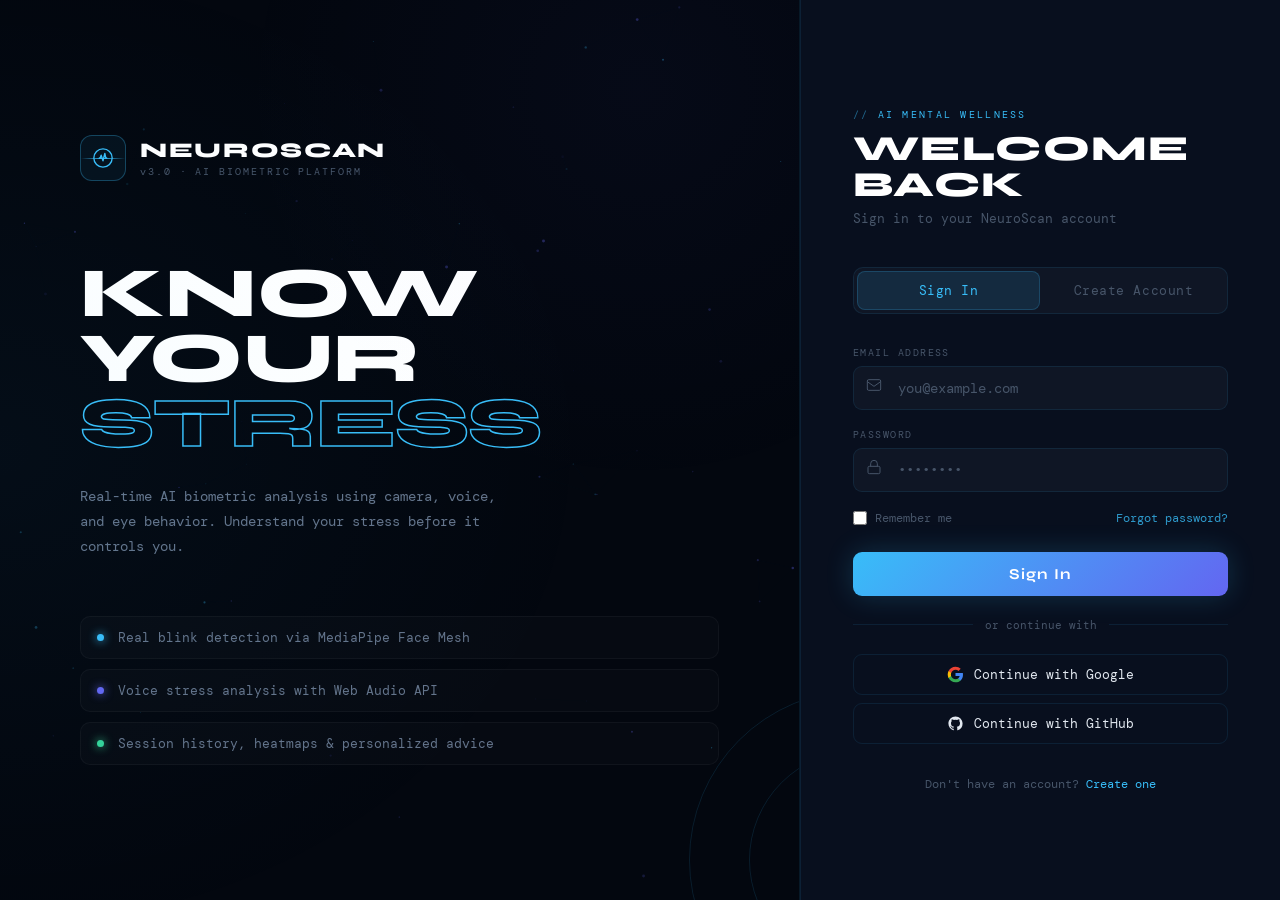
<file: templates/login.html>
<!DOCTYPE html>
<html lang="en">
<head>
<meta charset="UTF-8">
<meta name="viewport" content="width=device-width, initial-scale=1.0">
<title>NeuroScan — Sign In</title>
<link href="https://fonts.googleapis.com/css2?family=Syne:wght@400;600;700;800&family=DM+Mono:wght@300;400;500&display=swap" rel="stylesheet">
<style>
*,*::before,*::after{box-sizing:border-box;margin:0;padding:0}
:root{
  --bg:#03070f;--surface:#080f1e;--border:rgba(56,189,248,.1);--border2:rgba(56,189,248,.25);
  --accent:#38bdf8;--accent2:#6366f1;--green:#34d399;--danger:#f87171;
  --text:#e2e8f0;--muted:#475569;--muted2:#64748b;
  --fh:'Syne',sans-serif;--fm:'DM Mono',monospace;
}
html,body{height:100%}
body{background:var(--bg);color:var(--text);font-family:var(--fm);display:flex;min-height:100vh;overflow:hidden}
canvas{position:fixed;inset:0;z-index:0;pointer-events:none}
.left{position:relative;z-index:2;flex:1;display:flex;flex-direction:column;justify-content:center;padding:72px 80px;border-right:1px solid var(--border);overflow:hidden}
.left::before{content:'';position:absolute;inset:0;background:radial-gradient(ellipse 600px 500px at 0% 50%,rgba(56,189,248,.04),transparent),radial-gradient(ellipse 400px 400px at 80% 10%,rgba(99,102,241,.04),transparent);pointer-events:none}
.brand{display:flex;align-items:center;gap:14px;margin-bottom:80px}
.bmark{width:46px;height:46px;border-radius:12px;border:1px solid rgba(56,189,248,.3);background:rgba(56,189,248,.06);display:flex;align-items:center;justify-content:center;position:relative;overflow:hidden}
.bmark::after{content:'';position:absolute;left:0;right:0;height:1px;background:linear-gradient(90deg,transparent,var(--accent),transparent);animation:sc 2.5s ease-in-out infinite}
@keyframes sc{0%,100%{top:10%;opacity:0}20%,80%{opacity:1}50%{top:88%}}
.bmark svg{width:22px;height:22px;stroke:var(--accent);fill:none;stroke-width:1.5}
.bname{font-family:var(--fh);font-size:1.3rem;font-weight:800;letter-spacing:.08em;color:#fff}
.btag{font-size:.6rem;color:var(--muted);letter-spacing:.2em;margin-top:2px}
.hero{font-family:var(--fh);font-weight:800;font-size:clamp(3.5rem,5.5vw,5.8rem);line-height:.92;letter-spacing:-.01em;color:#fff;margin-bottom:28px}
.hero span{color:transparent;-webkit-text-stroke:1.5px var(--accent);display:block}
.hero-sub{font-size:.88rem;line-height:1.8;color:var(--muted2);max-width:420px;margin-bottom:56px}
.feats{display:flex;flex-direction:column;gap:10px}
.feat{display:flex;align-items:center;gap:14px;padding:12px 16px;border-radius:10px;border:1px solid rgba(255,255,255,.04);background:rgba(255,255,255,.015);font-size:.82rem;color:var(--muted2);transition:all .3s;cursor:default}
.feat:hover{border-color:rgba(56,189,248,.18);background:rgba(56,189,248,.04);color:var(--text)}
.fdot{width:7px;height:7px;border-radius:50%;flex-shrink:0}
.fd1{background:var(--accent);box-shadow:0 0 10px var(--accent)}
.fd2{background:var(--accent2);box-shadow:0 0 10px var(--accent2)}
.fd3{background:var(--green);box-shadow:0 0 10px var(--green)}
.rings-deco{position:absolute;right:-60px;bottom:40px;pointer-events:none}
.rd{position:absolute;border-radius:50%;border:1px solid rgba(56,189,248,.12);transform:translate(-50%,-50%);animation:rp 4s ease-in-out infinite}
.rd:nth-child(1){width:120px;height:120px;animation-delay:0s}
.rd:nth-child(2){width:220px;height:220px;animation-delay:1.2s}
.rd:nth-child(3){width:340px;height:340px;animation-delay:2.4s}
@keyframes rp{0%{opacity:0;transform:translate(-50%,-50%) scale(.6)}50%{opacity:.5}100%{opacity:0;transform:translate(-50%,-50%) scale(1)}}
.right{position:relative;z-index:2;width:480px;min-width:440px;display:flex;flex-direction:column;justify-content:center;padding:64px 52px;background:var(--surface);border-left:1px solid var(--border)}
.fhead{margin-bottom:40px}
.fey{font-size:.65rem;letter-spacing:.22em;text-transform:uppercase;color:var(--accent);margin-bottom:10px;display:flex;align-items:center;gap:8px}
.fey::before{content:'//';opacity:.5}
.ft{font-family:var(--fh);font-size:2.2rem;font-weight:800;letter-spacing:.04em;color:#fff;line-height:1}
.fs{font-size:.8rem;color:var(--muted);margin-top:8px}
.tabs{display:flex;background:rgba(255,255,255,.03);border:1px solid var(--border);border-radius:10px;overflow:hidden;margin-bottom:32px;padding:3px;gap:3px}
.tab{flex:1;padding:10px;border:none;background:transparent;color:var(--muted);font-family:var(--fm);font-size:.8rem;cursor:pointer;border-radius:8px;transition:all .25s;letter-spacing:.04em}
.tab.on{background:rgba(56,189,248,.12);color:var(--accent);border:1px solid rgba(56,189,248,.2)}
.tab:hover:not(.on){background:rgba(255,255,255,.04);color:var(--muted2)}
.alert{padding:11px 14px;border-radius:8px;font-size:.78rem;margin-bottom:18px;display:none;animation:ai .3s ease}
.alert.err{background:rgba(248,113,113,.08);border:1px solid rgba(248,113,113,.25);color:#fca5a5}
.alert.ok{background:rgba(52,211,153,.07);border:1px solid rgba(52,211,153,.2);color:var(--green)}
.alert.vis{display:block}
@keyframes ai{from{opacity:0;transform:translateY(-5px)}to{opacity:1;transform:none}}
.fg{margin-bottom:18px;position:relative}
.fg label{display:block;font-size:.65rem;letter-spacing:.14em;text-transform:uppercase;color:var(--muted);margin-bottom:7px}
.fg input{width:100%;padding:12px 14px 12px 44px;background:rgba(255,255,255,.03);border:1px solid var(--border);border-radius:9px;color:var(--text);font-family:var(--fm);font-size:.88rem;outline:none;transition:all .25s;-webkit-appearance:none}
.fg input:focus{border-color:rgba(56,189,248,.4);background:rgba(56,189,248,.04);box-shadow:0 0 0 3px rgba(56,189,248,.07)}
.fg input::placeholder{color:var(--muted)}
.fg .ico{position:absolute;left:13px;bottom:12px;color:var(--muted);pointer-events:none;transition:color .25s}
.fg:focus-within .ico{color:var(--accent)}
.fg .ico svg{width:16px;height:16px;stroke:currentColor;fill:none;stroke-width:1.5}
.reg{display:none}
.sbar{height:2px;border-radius:2px;margin-top:6px;background:rgba(255,255,255,.05);overflow:hidden}
.sfill{height:100%;border-radius:2px;width:0;transition:width .35s,background .35s}
.row{display:flex;justify-content:space-between;align-items:center;margin-bottom:26px}
.remember{display:flex;align-items:center;gap:8px;font-size:.78rem;color:var(--muted);cursor:pointer}
.remember input{accent-color:var(--accent);width:14px;height:14px}
.forgot{font-size:.78rem;color:var(--accent);text-decoration:none;opacity:.8;transition:opacity .2s}
.forgot:hover{opacity:1}
.submit{width:100%;padding:13px;border:none;border-radius:9px;background:linear-gradient(135deg,var(--accent),var(--accent2));color:#fff;font-family:var(--fh);font-size:.95rem;font-weight:700;cursor:pointer;letter-spacing:.06em;overflow:hidden;position:relative;transition:opacity .25s,transform .15s;box-shadow:0 0 28px rgba(56,189,248,.2)}
.submit:hover{opacity:.9;transform:translateY(-1px)}
.submit.loading{pointer-events:none;opacity:.7}
.submit.loading .btn-t{opacity:0}
.submit.loading::after{content:'';position:absolute;width:18px;height:18px;border-radius:50%;border:2px solid rgba(255,255,255,.25);border-top-color:#fff;top:50%;left:50%;transform:translate(-50%,-50%);animation:spin .7s linear infinite}
@keyframes spin{to{transform:translate(-50%,-50%) rotate(360deg)}}
.divider{display:flex;align-items:center;gap:12px;margin:22px 0;font-size:.68rem;color:var(--muted)}
.divider::before,.divider::after{content:'';flex:1;height:1px;background:var(--border)}
.social{width:100%;padding:11px;border-radius:9px;border:1px solid var(--border);background:transparent;color:var(--text);font-family:var(--fm);font-size:.8rem;cursor:pointer;display:flex;align-items:center;justify-content:center;gap:10px;transition:all .25s;margin-bottom:8px}
.social:hover{border-color:rgba(56,189,248,.3);background:rgba(56,189,248,.04);color:#fff}
.social svg{width:17px;height:17px;flex-shrink:0}
.ffoot{margin-top:24px;text-align:center;font-size:.78rem;color:var(--muted)}
.ffoot a{color:var(--accent);text-decoration:none}
.ffoot a:hover{text-decoration:underline}
.right>*{opacity:0;transform:translateY(12px);animation:fu .5s ease forwards}
.right>*:nth-child(1){animation-delay:.06s}.right>*:nth-child(2){animation-delay:.12s}
.right>*:nth-child(3){animation-delay:.18s}.right>*:nth-child(4){animation-delay:.24s}
.right>*:nth-child(5){animation-delay:.30s}
@keyframes fu{to{opacity:1;transform:none}}
@media(max-width:900px){.left{display:none}.right{width:100%;min-width:unset;padding:40px 24px}}
</style>
</head>
<body>
<canvas id="c"></canvas>
<div class="left">
  <div class="rings-deco"><div class="rd"></div><div class="rd"></div><div class="rd"></div></div>
  <div class="brand">
    <div class="bmark"><svg viewBox="0 0 24 24"><circle cx="12" cy="12" r="10"/><path d="M8 12h1l1-3 2 6 2-8 1 5h1" stroke-linecap="round" stroke-linejoin="round"/></svg></div>
    <div><div class="bname">NEUROSCAN</div><div class="btag">v3.0 · AI BIOMETRIC PLATFORM</div></div>
  </div>
  <h1 class="hero">KNOW<br>YOUR<br><span>STRESS</span></h1>
  <p class="hero-sub">Real-time AI biometric analysis using camera, voice, and eye behavior. Understand your stress before it controls you.</p>
  <div class="feats">
    <div class="feat"><div class="fdot fd1"></div>Real blink detection via MediaPipe Face Mesh</div>
    <div class="feat"><div class="fdot fd2"></div>Voice stress analysis with Web Audio API</div>
    <div class="feat"><div class="fdot fd3"></div>Session history, heatmaps &amp; personalized advice</div>
  </div>
</div>
<div class="right">
  <div class="fhead">
    <div class="fey">AI Mental Wellness</div>
    <div class="ft" id="ft">WELCOME<br>BACK</div>
    <div class="fs" id="fs">Sign in to your NeuroScan account</div>
  </div>
  <div class="tabs">
    <button class="tab on" onclick="sw('login')">Sign In</button>
    <button class="tab" onclick="sw('register')">Create Account</button>
  </div>
  <div class="alert err" id="err"></div>
  <div class="alert ok"  id="ok"></div>
  <div class="fg reg" id="nameG">
    <label>Full Name</label>
    <div class="ico"><svg viewBox="0 0 24 24"><path d="M20 21v-2a4 4 0 0 0-4-4H8a4 4 0 0 0-4 4v2"/><circle cx="12" cy="7" r="4"/></svg></div>
    <input type="text" id="nameI" placeholder="Ravi Sharma">
  </div>
  <div class="fg">
    <label>Email Address</label>
    <div class="ico"><svg viewBox="0 0 24 24"><rect x="2" y="4" width="20" height="16" rx="2"/><path d="m2 7 10 7 10-7"/></svg></div>
    <input type="email" id="emailI" placeholder="you@example.com" required>
  </div>
  <div class="fg">
    <label>Password</label>
    <div class="ico"><svg viewBox="0 0 24 24"><rect x="3" y="11" width="18" height="11" rx="2"/><path d="M7 11V7a5 5 0 0 1 10 0v4"/></svg></div>
    <input type="password" id="passI" placeholder="••••••••" required oninput="chkStr(this.value)">
    <div class="sbar reg"><div class="sfill" id="sf"></div></div>
  </div>
  <div class="fg reg" id="confG">
    <label>Confirm Password</label>
    <div class="ico"><svg viewBox="0 0 24 24"><rect x="3" y="11" width="18" height="11" rx="2"/><path d="M7 11V7a5 5 0 0 1 10 0v4"/></svg></div>
    <input type="password" id="confI" placeholder="••••••••">
  </div>
  <div class="row">
    <label class="remember"><input type="checkbox" id="rem"> Remember me</label>
    <a href="#" class="forgot">Forgot password?</a>
  </div>
  <button class="submit" id="subBtn" onclick="submit()">
    <span class="btn-t" id="btnT">Sign In</span>
  </button>
  <div class="divider">or continue with</div>
  <button class="social" onclick="soc('Google')">
    <svg viewBox="0 0 24 24"><path fill="#4285F4" d="M22.56 12.25c0-.78-.07-1.53-.2-2.25H12v4.26h5.92c-.26 1.37-1.04 2.53-2.21 3.31v2.77h3.57c2.08-1.92 3.28-4.74 3.28-8.09z"/><path fill="#34A853" d="M12 23c2.97 0 5.46-.98 7.28-2.66l-3.57-2.77c-.98.66-2.23 1.06-3.71 1.06-2.86 0-5.29-1.93-6.16-4.53H2.18v2.84C3.99 20.53 7.7 23 12 23z"/><path fill="#FBBC05" d="M5.84 14.09c-.22-.66-.35-1.36-.35-2.09s.13-1.43.35-2.09V7.07H2.18C1.43 8.55 1 10.22 1 12s.43 3.45 1.18 4.93l2.85-2.22.81-.62z"/><path fill="#EA4335" d="M12 5.38c1.62 0 3.06.56 4.21 1.64l3.15-3.15C17.45 2.09 14.97 1 12 1 7.7 1 3.99 3.47 2.18 7.07l3.66 2.84c.87-2.6 3.3-4.53 6.16-4.53z"/></svg>
    Continue with Google
  </button>
  <button class="social" onclick="soc('GitHub')">
    <svg viewBox="0 0 24 24" fill="currentColor"><path d="M12 2C6.477 2 2 6.484 2 12.017c0 4.425 2.865 8.18 6.839 9.504.5.092.682-.217.682-.483 0-.237-.008-.868-.013-1.703-2.782.605-3.369-1.343-3.369-1.343-.454-1.158-1.11-1.466-1.11-1.466-.908-.62.069-.608.069-.608 1.003.07 1.531 1.032 1.531 1.032.892 1.53 2.341 1.088 2.91.832.092-.647.35-1.088.636-1.338-2.22-.253-4.555-1.113-4.555-4.951 0-1.093.39-1.988 1.029-2.688-.103-.253-.446-1.272.098-2.65 0 0 .84-.27 2.75 1.026A9.564 9.564 0 0 1 12 6.844a9.59 9.59 0 0 1 2.504.337c1.909-1.296 2.747-1.027 2.747-1.027.546 1.379.202 2.398.1 2.651.64.7 1.028 1.595 1.028 2.688 0 3.848-2.339 4.695-4.566 4.943.359.309.678.92.678 1.855 0 1.338-.012 2.419-.012 2.747 0 .268.18.58.688.482A10.019 10.019 0 0 0 22 12.017C22 6.484 17.522 2 12 2z"/></svg>
    Continue with GitHub
  </button>
  <div class="ffoot"><span id="sw">Don't have an account? <a href="#" onclick="sw2('register')">Create one</a></span></div>
</div>
<script>
const cvs=document.getElementById('c'),ctx=cvs.getContext('2d');
let W,H,pts=[];
function resize(){W=cvs.width=window.innerWidth;H=cvs.height=window.innerHeight}
resize();window.addEventListener('resize',resize);
class P{constructor(){this.r()}r(){this.x=Math.random()*W;this.y=Math.random()*H;this.sz=Math.random()*1.2+.3;this.vx=(Math.random()-.5)*.2;this.vy=(Math.random()-.5)*.2;this.a=Math.random()*.3+.04;this.c=Math.random()>.6?'56,189,248':'99,102,241'}update(){this.x+=this.vx;this.y+=this.vy;if(this.x<0||this.x>W||this.y<0||this.y>H)this.r()}draw(){ctx.beginPath();ctx.arc(this.x,this.y,this.sz,0,Math.PI*2);ctx.fillStyle=`rgba(${this.c},${this.a})`;ctx.fill()}}
for(let i=0;i<90;i++)pts.push(new P());
(function loop(){ctx.clearRect(0,0,W,H);for(let i=0;i<pts.length;i++){for(let j=i+1;j<pts.length;j++){const d=Math.hypot(pts[i].x-pts[j].x,pts[i].y-pts[j].y);if(d<100){ctx.beginPath();ctx.moveTo(pts[i].x,pts[i].y);ctx.lineTo(pts[j].x,pts[j].y);ctx.strokeStyle=`rgba(56,189,248,${.04*(1-d/100)})`;ctx.lineWidth=.5;ctx.stroke()}}pts[i].update();pts[i].draw()}requestAnimationFrame(loop)})();

let mode='login';
function sw(t){mode=t;document.querySelectorAll('.tab').forEach((b,i)=>b.classList.toggle('on',(t==='login'&&i===0)||(t==='register'&&i===1)));document.querySelectorAll('.reg').forEach(el=>el.style.display=t==='register'?'block':'none');document.getElementById('btnT').textContent=t==='login'?'Sign In':'Create Account';document.getElementById('ft').innerHTML=t==='login'?'WELCOME<br>BACK':'GET<br>STARTED';document.getElementById('fs').textContent=t==='login'?'Sign in to your NeuroScan account':'Create your free account';document.getElementById('sw').innerHTML=t==='login'?"Don't have an account? <a href='#' onclick=\"sw2('register')\">Create one</a>":"Already have an account? <a href='#' onclick=\"sw2('login')\">Sign in</a>";clearA()}
function sw2(t){sw(t)}
function chkStr(v){let s=0;if(v.length>=8)s++;if(/[A-Z]/.test(v))s++;if(/[0-9]/.test(v))s++;if(/[^A-Za-z0-9]/.test(v))s++;const f=document.getElementById('sf');f.style.width=[0,25,50,75,100][s]+'%';f.style.background=['','#ef4444','#f59e0b','#3b82f6','#34d399'][s]}
function showErr(m){const e=document.getElementById('err');e.textContent=m;e.classList.add('vis');document.getElementById('ok').classList.remove('vis')}
function showOk(m){const e=document.getElementById('ok');e.textContent=m;e.classList.add('vis');document.getElementById('err').classList.remove('vis')}
function clearA(){document.getElementById('err').classList.remove('vis');document.getElementById('ok').classList.remove('vis')}
async function submit(){
  const email=document.getElementById('emailI').value.trim(),pw=document.getElementById('passI').value;
  const name=document.getElementById('nameI').value.trim(),conf=document.getElementById('confI').value;
  clearA();
  if(!email||!pw){showErr('Please fill in all required fields.');return}
  if(pw.length<6){showErr('Password must be at least 6 characters.');return}
  if(mode==='register'&&pw!==conf){showErr('Passwords do not match.');return}
  if(mode==='register'&&!name){showErr('Please enter your name.');return}
  const btn=document.getElementById('subBtn');btn.classList.add('loading');
  const url=mode==='login'?'/login':'/register';
  const body=mode==='login'?{email,password:pw,remember:document.getElementById('rem').checked}:{email,password:pw,name};
  try{
    const res=await fetch(url,{method:'POST',headers:{'Content-Type':'application/json'},body:JSON.stringify(body)});
    const data=await res.json();
    if(data.ok){showOk('✓ Success! Redirecting…');setTimeout(()=>window.location.href=data.redirect,700)}
    else{showErr(data.error||'Authentication failed.');btn.classList.remove('loading')}
  }catch{showErr('Could not connect to server.');btn.classList.remove('loading')}
}
function soc(p){showOk(`Connecting to ${p}… (demo)`)}
document.addEventListener('keydown',e=>{if(e.key==='Enter')submit()});
</script>
</body>
</html>
</file>
